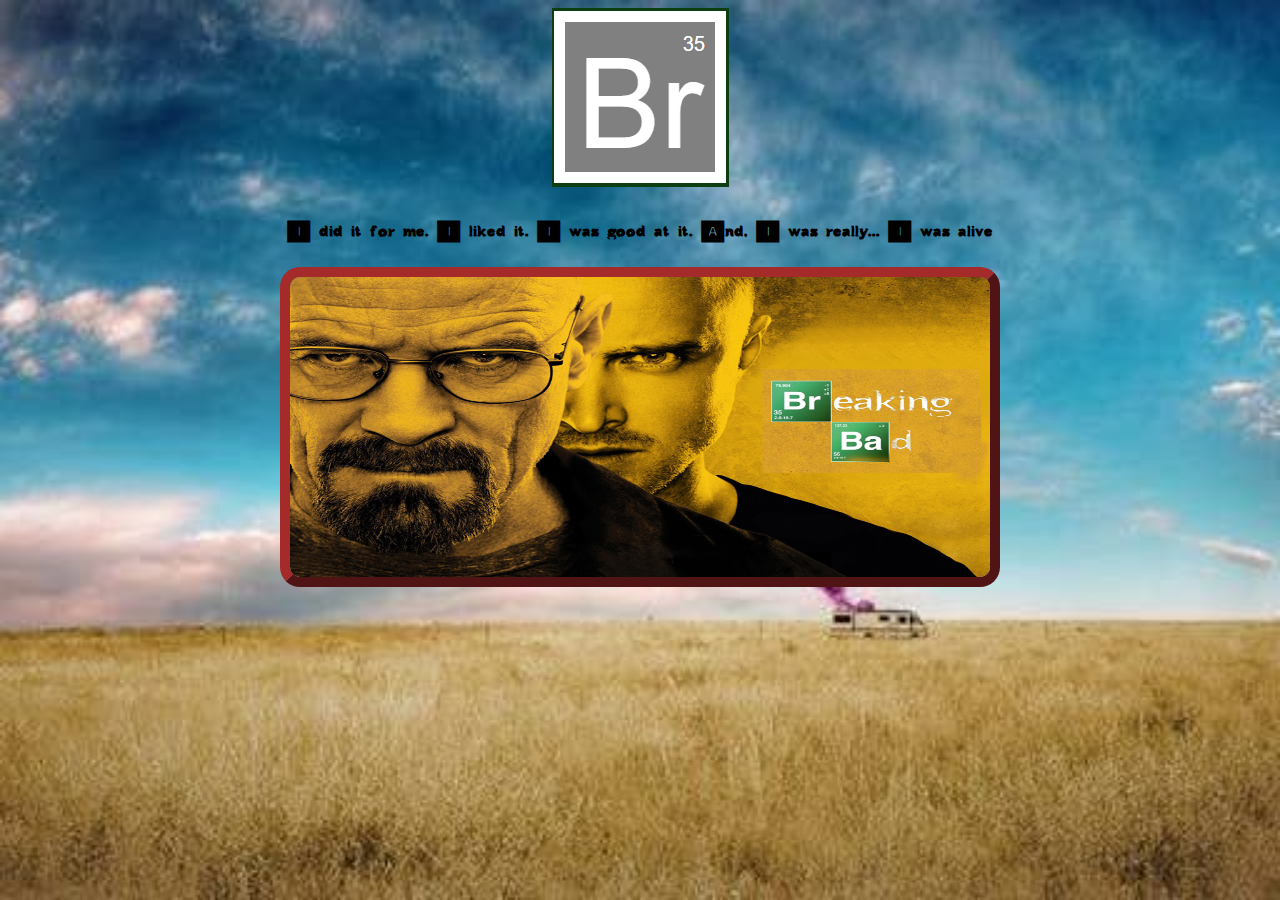
<file: Index.html>
<!DOCTYPE html>
<html lang="en">
    <head>
        <!-- Secccion con los metadatos de la web        -->
        <meta charset="UTF-8">
        <meta name="viewport" content="width=device-width, initial-scale=1.0">
        <link rel="shortcut icon" href="img/icon.png">
        <link rel="styleSheet" href="CSS/style.css">
        <title>Breaking Bad</title>
    </head>
    <body class="index">
        <section class="section">
            <img src="img/logo.PNG" >
           
        </section>

        <section class="section">
            <h1 id="texto-index">I did it for me. I liked it. I was good at it. And, I was really... I was alive</h1>
        </section>
        
        <section class="section">
            <img src="img/poster.jpg" id="poster" usemap="#mapaBreakingBad">
            <map name="mapaBreakingBad">
                <area shape="rect" coords="482,105,541,144" href="Formulario.html" alt="Ir a formulario">
                <area shape="rect" coords="541,144,626,205" href="Bad.html" alt="Ir a la tabla">
            </map>
        </section>

    </body>

</html>
</file>
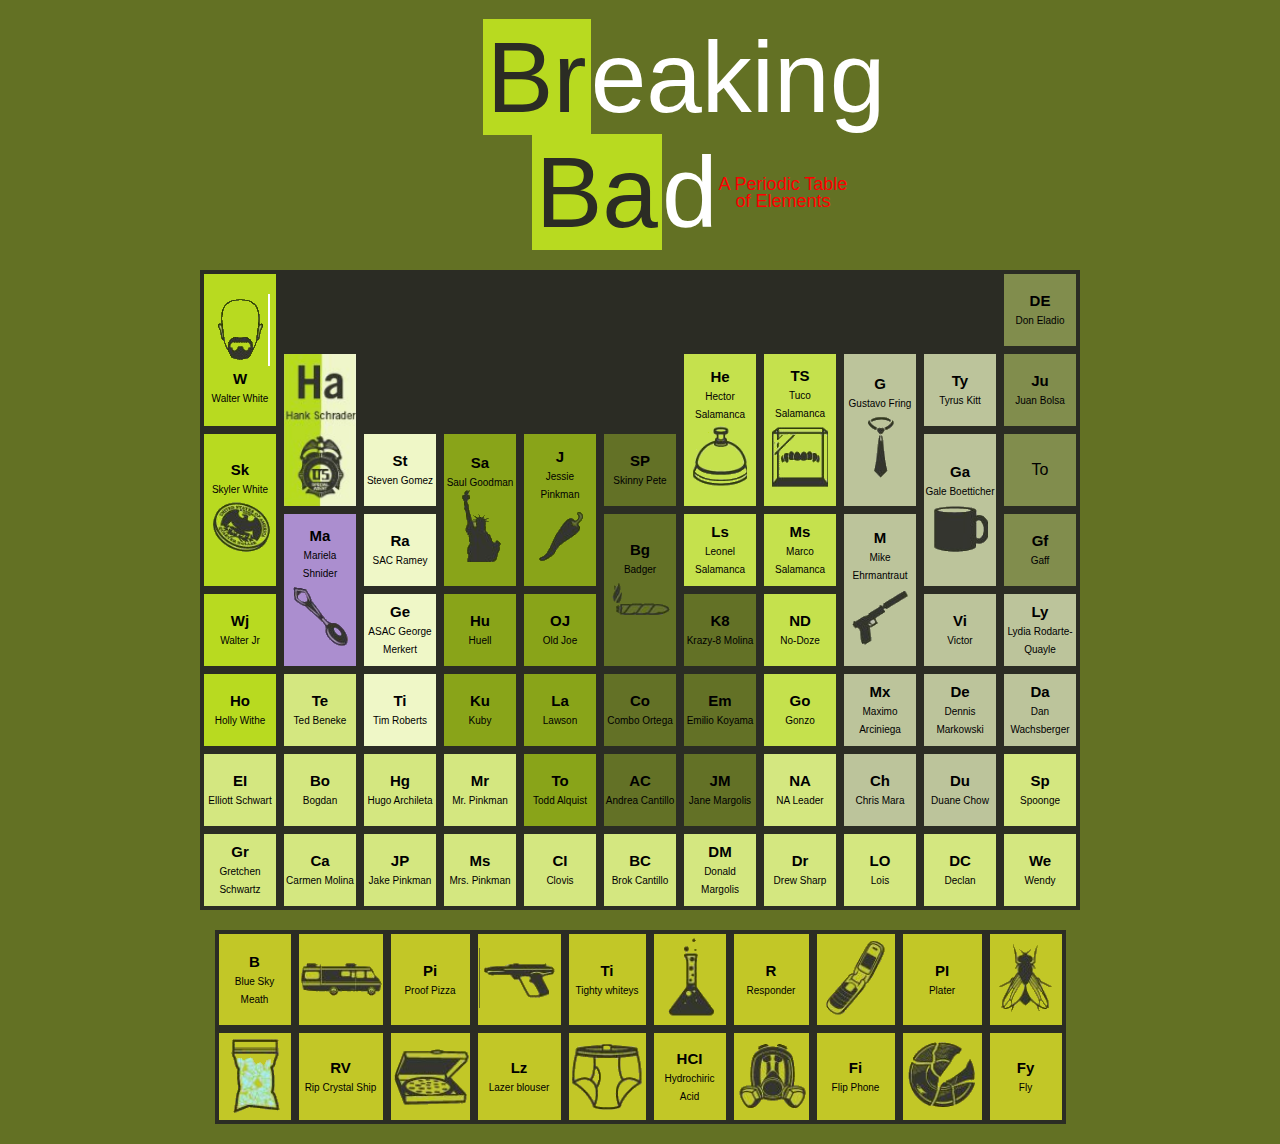
<file: Bad.html>
<!DOCTYPE html>
<html lang="en">
    <head>
        <!-- Secccion con los metadatos de la web
        
        -->
        <meta charset="UTF-8">
        <meta name="viewport" content="width=device-width, initial-scale=1.0">
        <link rel="shortcut icon" href="img/icon.png">
        <link rel="styleSheet" href="CSS/style.css">
        <title>Bad</title>

    </head>

    <body class="tabla-periodica">

        
        <!-- Título Principal -->
        <section class="title">
            <div class="breaking">
                <span class="highlight">Br</span>eaking
            </div>
        
            <div class="bad-container">
                <span class="bad">
                    <span class="highlight">Ba</span>d
                </span>
                <div class="subtitle-container">
                    <span class="subtitle">A Periodic Table</span>
                    <span class="subtitle">of Elements</span>
                </div>
            </div>
        </section>
        

            
        
        
     <!-- Seccion que contiene la tabla periodica grande -->   
    <section>
        <!--Crear una tabla de 8X11-->
        <table>
            <!--Crear fila 1 y 11 columnas-->
            <tr>
                 <td class="estilo01" rowspan="2" colspan="1">
                    <img  src="img/walterwhite.png" alt="walterwhite"><br>
                    <span class="texto1">W</span><br>
                    <span class="texto2">Walter White</span> 
                 </td>
                 <td colspan="9"></td>
                 <td class="estilo09">
                    <span class="texto1">DE</span><br>
                    <span class="texto2">Don Eladio</span>
                 </td>
            </tr>
             <!--Crear fila 2-->
            <tr>
             <!--Crear columnas 11-->
                <!--Esta celda muestra una imagen-->
                <td id="celda-imagen" rowspan="2" colspan="1"></td>
                <td colspan="4"></td>
                <td class="estilo07" rowspan="2" colspan="1">
                    <span class="texto1">He</span><br>
                    <span class="texto2">Hector Salamanca</span>
                    <img src="img/hectorsalamanca.png" alt="hectorsalamanca"><br>
                </td>
                <td class="estilo07" rowspan="2" colspan="1">
                    <span class="texto1">TS</span><br>
                    <span class="texto2">Tuco Salamanca</span>
                    <img  src="img/tucosalamanca.png" alt="tucosalamanca"><br>
                </td>
                <td class="estilo08" rowspan="2" colspan="1">
                    <span class="texto1">G</span><br>
                    <span class="texto2">Gustavo Fring</span>
                    <img src="img/gustavofrink.png" alt="gustavofrink"><br>
                </td>
                <td class="estilo08">
                    <span class="texto1">Ty</span><br>
                    <span class="texto2">Tyrus Kitt</span>
                </td>
                <td class="estilo09">
                    <span class="texto1">Ju</span><br>
                    <span class="texto2">Juan Bolsa</span>
                </td>
            </tr>
             <!--Crear fila 3-->
            <tr>
                   <!--Crear columnas 11-->
                   <td class="estilo01" rowspan="2" colspan="1">
                        <span class="texto1">Sk</span><br>
                        <span class="texto2">Skyler White</span>
                        <img src="img/skylerwhite.png" alt="skylerwhite"><br>
                   </td>
                   <td class="estilo04">
                        <span class="texto1">St</span><br>
                        <span class="texto2">Steven Gomez</span>
                   </td>
                   <td class="estilo05" rowspan="2" colspan="1">
                        <span class="texto1">Sa</span><br>
                        <span class="texto2">Saul Goodman</span>
                        <img src="img/saulgoodman.png" alt="saulgoodman"><br>
                   </td>
                    <td class="estilo05" rowspan="2" colspan="1">
                        <span class="texto1">J</span><br>
                        <span class="texto2">Jessie Pinkman</span>
                        <img src="img/jessiepinkman.png" alt="jessiepinkman"><br>
                   </td>
                   <td class="estilo06">
                        <span class="texto1">SP</span><br>
                        <span class="texto2">Skinny Pete</span>
                   </td>
                   <td class="estilo08" rowspan="2" colspan="1">
                        <span class="texto1">Ga</span><br>
                        <span class="texto2">Gale Boetticher</span>
                        <img src="img/gale.png" alt="gale"><br>
                   </td>
                   <td class="estilo09">To</td>

            </tr>
             <!--Crear fila 4-->
            <tr>
                  <!--Crear columnas 11-->
                  <td class="estilo03" rowspan="2" colspan="1">
                        <span class="texto1">Ma</span><br>
                        <span class="texto2">Mariela Shnider</span>
                        <img src="img/marieschrader.png" alt="marieschrader"><br>
                  </td>
                  <td class="estilo04">
                        <span class="texto1">Ra</span><br>
                        <span class="texto2">SAC Ramey</span>
                  </td>
                  <td class="estilo06"  rowspan="2" colspan="1">
                        <span class="texto1">Bg</span><br>
                        <span class="texto2">Badger</span>
                        <img src="img/badger.png" alt="badger"><br>
                  </td>
                  <td class="estilo07">
                        <span class="texto1">Ls</span><br>
                        <span class="texto2">Leonel Salamanca</span>
                  </td>
                  <td class="estilo07">
                        <span class="texto1">Ms</span><br>
                        <span class="texto2">Marco Salamanca</span>
                  </td>
                  <td class="estilo08" rowspan="2" colspan="1">
                        <span class="texto1">M</span><br>
                        <span class="texto2">Mike Ehrmantraut</span>
                        <img  src="img/mike.png" alt="mike"><br>
                  </td>
                  <td class="estilo09">
                    <span class="texto1">Gf</span><br>
                    <span class="texto2">Gaff</span>
                  </td>
            </tr>
             <!--Crear fila 5-->
            <tr>
                <!--Crear columnas 11-->
                <td class="estilo01">
                    <span class="texto1">Wj</span><br>
                    <span class="texto2">Walter Jr</span>
                </td>
                <td class="estilo04">
                    <span class="texto1">Ge</span><br>
                    <span class="texto2">ASAC George Merkert</span>
                </td>
                <td class="estilo05">
                    <span class="texto1">Hu</span><br>
                    <span class="texto2">Huell</span>
                </td>
                <td class="estilo05">
                    <span class="texto1">OJ</span><br>
                    <span class="texto2">Old Joe</span>
                </td>
                <td class="estilo06">
                    <span class="texto1">K8</span><br>
                    <span class="texto2">Krazy-8 Molina</span>
                </td>
                <td class="estilo07">
                    <span class="texto1">ND</span><br>
                    <span class="texto2">No-Doze</span>
                </td>
                <td class="estilo08">
                    <span class="texto1">Vi</span><br>
                    <span class="texto2">Victor</span>
                </td>
                <td class="estilo08">
                    <span class="texto1">Ly</span><br>
                    <span class="texto2">Lydia Rodarte-Quayle</span>
                </td>
            </tr>
             <!--Crear fila 6-->
            <tr>
                 <!--Crear columnas 11-->
                 <td class="estilo01">
                    <span class="texto1">Ho</span><br>
                    <span class="texto2">Holly Withe</span>
                 </td>
                 <td class="estilo02">
                    <span class="texto1">Te</span><br>
                    <span class="texto2">Ted Beneke</span>
                 </td>
                 <td class="estilo04">
                    <span class="texto1">Ti</span><br>
                    <span class="texto2">Tim Roberts</span>
                 </td>
                 <td class="estilo05">
                    <span class="texto1">Ku</span><br>
                    <span class="texto2">Kuby</span>
                 </td>
                 <td class="estilo05">
                    <span class="texto1">La</span><br>
                    <span class="texto2">Lawson</span>
                 </td>
                 <td class="estilo06">
                    <span class="texto1">Co</span><br>
                    <span class="texto2">Combo Ortega</span>
                 </td>
                 <td class="estilo06">
                    <span class="texto1">Em</span><br>
                    <span class="texto2">Emilio Koyama</span>
                 </td>
                 <td class="estilo07">
                    <span class="texto1">Go</span><br>
                    <span class="texto2">Gonzo</span>
                 </td>
                 <td class="estilo08">
                    <span class="texto1">Mx</span><br>
                    <span class="texto2">Maximo Arciniega</span>
                 </td>
                 <td class="estilo08">
                    <span class="texto1">De</span><br>
                    <span class="texto2">Dennis Markowski</span>
                 </td>
                 <td class="estilo08">
                    <span class="texto1">Da</span><br>
                    <span class="texto2">Dan Wachsberger</span>
                 </td>
            </tr>
             <!--Crear fila 7-->
            <tr>
                 <!--Crear columnas 11-->
                 <td class="estilo02">
                    <span class="texto1">EI</span><br>
                    <span class="texto2">Elliott Schwart</span>
                 </td>
                 <td class="estilo02">
                    <span class="texto1">Bo</span><br>
                    <span class="texto2">Bogdan</span>
                 </td>
                 <td class="estilo02">
                    <span class="texto1">Hg</span><br>
                    <span class="texto2">Hugo Archileta</span>
                 </td>
                 <td class="estilo02">
                    <span class="texto1">Mr</span><br>
                    <span class="texto2">Mr. Pinkman</span>
                 </td>
                 <td class="estilo05">
                    <span class="texto1">To</span><br>
                    <span class="texto2">Todd Alquist</span>
                 </td>
                 <td class="estilo06">
                    <span class="texto1">AC</span><br>
                    <span class="texto2">Andrea Cantillo</span>
                 </td>
                 <td class="estilo06">
                    <span class="texto1">JM</span><br>
                    <span class="texto2">Jane Margolis</span>
                 </td>
                 <td class="estilo02">
                    <span class="texto1">NA</span><br>
                    <span class="texto2">NA Leader</span>
                 </td>
                 <td class="estilo08">
                    <span class="texto1">Ch</span><br>
                    <span class="texto2">Chris Mara</span>
                 </td>
                 <td class="estilo08">
                    <span class="texto1">Du</span><br>
                    <span class="texto2">Duane Chow</span>
                 </td>
                 <td class="estilo02">
                    <span class="texto1">Sp</span><br>
                    <span class="texto2">Spoonge</span>
                 </td>
            </tr>
             <!--Crear fila 8-->
            <tr>
                <!--Crear columnas 11-->
                <td class="estilo02">
                    <span class="texto1">Gr</span><br>
                    <span class="texto2">Gretchen Schwartz</span>
                </td>
                <td class="estilo02">
                    <span class="texto1">Ca</span><br>
                    <span class="texto2">Carmen Molina</span>
                </td>
                <td class="estilo02">
                    <span class="texto1">JP</span><br>
                    <span class="texto2">Jake Pinkman</span>
                </td>
                <td class="estilo02">
                    <span class="texto1">Ms</span><br>
                    <span class="texto2">Mrs. Pinkman</span>
                </td>
                <td class="estilo02">
                    <span class="texto1">CI</span><br>
                    <span class="texto2">Clovis</span>
                </td>
                <td class="estilo02">
                    <span class="texto1">BC</span><br>
                    <span class="texto2">Brok Cantillo</span>
                </td>
                <td class="estilo02">
                    <span class="texto1">DM</span><br>
                    <span class="texto2">Donald Margolis</span>
                </td>
                <td class="estilo02">
                    <span class="texto1">Dr</span><br>
                    <span class="texto2">Drew Sharp</span>
                </td>
                <td class="estilo02">
                    <span class="texto1">LO</span><br>
                    <span class="texto2">Lois</span>
                </td>
                <td class="estilo02">
                    <span class="texto1">DC</span><br>
                    <span class="texto2">Declan</span>
                </td>
                <td class="estilo02">
                    <span class="texto1">We</span><br>
                    <span class="texto2">Wendy</span>
                </td>
            </tr>
        </table>

    </section>
        
    <!--TABLA N2. Crear una tabla de 2X10-->   
    <section>
        <table>
            <tr>
                <td class="estilo10">
                    <span class="texto1">B</span><br>
                    <span class="texto2">Blue Sky Meath</span>
                </td>
                <td class="estilo10">
                    <img src="img/bus.png" alt="bus"><br>
                </td>
                <td class="estilo10">
                    <span class="texto1">Pi</span><br>
                    <span class="texto2">Proof Pizza</span>
                </td>
                <td class="estilo10">
                    <img src="img/pistola.png" alt="pistola"><br>
                </td>
                <td class="estilo10">
                    <span class="texto1">Ti</span><br>
                    <span class="texto2">Tighty whiteys</span>
                </td>
                <td class="estilo10">
                    <img src="img/pocima.png" alt="pocima"><br>
                </td>
                <td class="estilo10">
                    <span class="texto1">R</span><br>
                    <span class="texto2">Responder</span>
                </td>
                <td class="estilo10">
                    <img src="img/movil.png" alt="movil"><br>
                </td>
                <td class="estilo10">
                    <span class="texto1">PI</span><br>
                    <span class="texto2">Plater</span>
                </td>
                <td class="estilo10">
                    <img src="img/mosca.png" alt="mosca"><br>
                </td>
            </tr>
            <tr>
                <td class="estilo10">
                    <img src="img/cristal.png" alt="cristal"><br>
                </td>
                <td class="estilo10">
                    <span class="texto1">RV</span><br>
                    <span class="texto2">Rip Crystal Ship</span>
                </td>
                <td class="estilo10">
                    <img src="img/pizza.png" alt="pizza"><br>
                </td>
                <td class="estilo10">
                    <span class="texto1">Lz</span><br>
                    <span class="texto2">Lazer blouser</span>
                </td>
                <td class="estilo10">
                    <img src="img/calzoncillos.png" alt="calzoncillos"><br>
                </td>
                <td class="estilo10">
                    <span class="texto1">HCI</span><br>
                    <span class="texto2">Hydrochiric Acid</span>
                </td>
                <td class="estilo10">
                    <img src="img/mascara.png" alt="mascara"><br>
                </td>
                <td class="estilo10">
                    <span class="texto1">Fi</span><br>
                    <span class="texto2">Flip Phone</span>
                </td>
                <td class="estilo10">
                    <img src="img/plato.png" alt="plato"><br>
                </td>
                <td class="estilo10">
                    <span class="texto1">Fy</span><br>
                    <span class="texto2">Fly</span>
                </td>  
            </tr>
        </table>

    </section>
        
    </body>

</html>
</file>
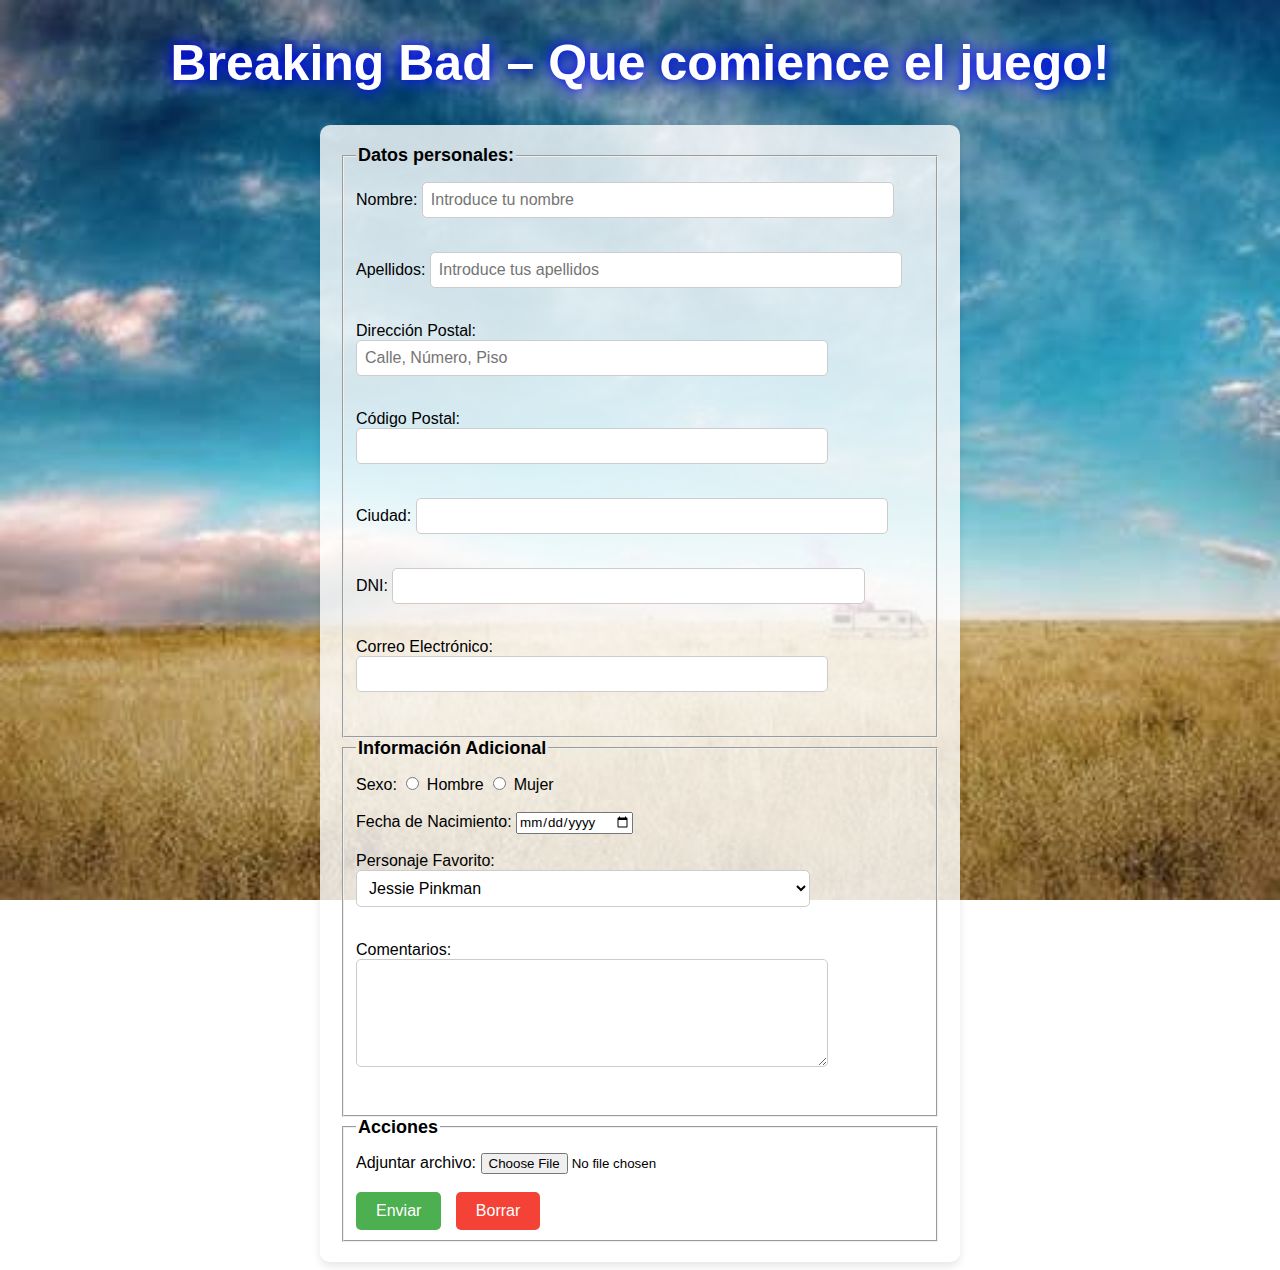
<file: Formulario.html>
<!DOCTYPE html>
<html lang="en">
    <head>
        <!-- Secccion con los metadatos de la web
        
        -->
        <meta charset="UTF-8">
        <meta name="viewport" content="width=device-width, initial-scale=1.0">
        <link rel="shortcut icon" href="img/icon.png">
        <link rel="styleSheet" href="CSS/style.css">
        <title>Breaking Bad</title>

    </head>
    <body class="index">
        <h1 id="h1">Breaking Bad – Que comience el juego!</h1>
        <form action="mailto:raul.rodriguez@proeducaglobal.com" method="post" enctype="multipart/form-data">

             <fieldset>
                <legend>Datos personales:</legend>
                
                <label for="nombre">Nombre:</label>
                <!--Anadiendo required se valida el campo, y si no esta relleno NO enviara el formulario-->
                <input type="text" id="nombre" name="nombre" placeholder="Introduce tu nombre" required><br><br>
            
                <label for="apellidos">Apellidos:</label>
                <input type="text" id="apellidos" name="apellidos"  placeholder="Introduce tus apellidos" required><br><br>
                
                <label for="direccion">Dirección Postal:</label>
                <input type="text" id="direccion" name="direccion" placeholder="Calle, Número, Piso"><br><br>
                
                <label for="cp">Código Postal:</label>
                <input type="text" id="cp" name="cp"><br><br>
            
                <label for="ciudad">Ciudad:</label>
                <input type="text" id="ciudad" name="ciudad"><br><br>
            
                <label for="dni">DNI:</label>
                <input type="text" id="dni" name="dni"><br><br>
                
                <label for="email">Correo Electrónico:</label>
                <input type="text" id="email" name="email" required><br><br>
        </fieldset>
        
        <fieldset>
            <legend>Información Adicional</legend>

            <label>Sexo:</label>
            <input type="radio" id="hombre" name="sexo" value="hombre"> <label for="hombre">Hombre</label>
            <input type="radio" id="mujer" name="sexo" value="mujer"> <label for="mujer">Mujer</label><br><br>
            
            <label for="fecha">Fecha de Nacimiento:</label>
            <input type="date" id="fecha" name="fecha"><br><br>
            
            <label for="personaje">Personaje Favorito:</label>
            <select id="personaje" name="personaje">
                <option value="jessie">Jessie Pinkman</option>
                <option value="walter">Walter White</option>
                <option value="saul">Saul Goodman</option>
                <option value="gus">Gustavo Fring</option>
                <option value="pollos">Pollos Hermanos</option>
                <option value="otros">Otros personajes</option>
            </select><br><br>
            
            <label for="comentarios">Comentarios:</label><br>
            <textarea id="comentarios" name="comentarios" rows="5" cols="50"></textarea><br><br>
        </fieldset>
        
        <fieldset>
            <legend>Acciones</legend>
            <label for="archivo">Adjuntar archivo:</label>
            <input type="file" id="archivo" name="archivo"><br><br>
            
            <button type="submit">Enviar</button>
            <button type="reset">Borrar</button>
        </fieldset>

        </form>

    </body>

</html>
</file>
<file: CSS/style.css>
/* -------------- ESTILOS PAGINA INDEX ------------------------------------------------------*/

/* Traer la fuente del cliente */

@font-face{
    font-family: 'fuenteBrBad';
    src: url('../fonts/BreakingBad.ttf') format('truetype');
    font-weight: normal;
    font-size: normal;

}
:root{
    padding: 0;
    margin: 0;
    box-sizing: border-box;
    --fuenteBr: 'fuenteBrBad';
}
#texto-index {
    font-family: var(--fuenteBr);
    text-align: center;
}

/* Defino el tipo de letra para toda la pagina*/
* {
    font-family: Helvetica;
    
}

/* Fondo de la página */
body.index {
    background-image: url("../img/fondo.jpg"); /* Ruta de la imagen */
    background-position: center center; /* Posicion centrada */
    background-repeat: no-repeat; /* No repetir la imagen */
    background-size: cover; /* Cubrir toda la pantalla */
    background-attachment: fixed; /* Fijar el fondo */
}

/* Estilos para las secciones */
.section {
    display: flex;
    justify-content: center;
    align-items: center;
    text-align: center;
}

/* Imagen que redirige a otras páginas */
#poster {
    width: 700px;
    height: 300px;
    border-radius: 20px;
    border: 10px outset brown;
}


/* ESTILO PAGINA FORMULARIO*/
/* Titulo*/
#h1 {
    text-align: center; /* Centra el texto horizontalmente */
    display: flex; 
    justify-content: center; /* Centra el contenido en el eje X */
    align-items: center; /* Centra el contenido en el eje Y */
    font-size: 50px; /* Tamaño del texto */
    color: white; /* Color del texto */
    text-shadow: 0 0 10px rgba(0, 0, 255, 0.8),  /* Azul fuerte */
                 0 0 20px rgba(0, 0, 255, 0.6),
                 0 0 30px rgba(0, 0, 255, 0.4);
}

/* Estilo general del formulario */
form {
    padding: 20px;
    background-color: rgba(255, 255, 255, 0.8);    /* Blanco con transparencia */
    border-radius: 10px;                             /* Bordes redondeados */
    box-shadow: 0 4px 8px rgba(0, 0, 0, 0.1);      /* Sombra sutil */
    margin: 0 auto;
    width: 100%;                                     /* Asegura que el formulario sea flexible */
    max-width: 600px;                                /* Máximo ancho de 600px */
    min-height: 300px;                               /* Altura mínima */
    height: auto;                                    /* Altura automática */
    overflow: hidden;                                /* Asegura que no se desborde contenido */
}


/* Estilo para el legend dentro del fieldset */
fieldset legend {
    text-align: left;       /* Alinea el texto a la izquierda */
    font-weight: bold;      /* Hace el texto en negrita */
    font-size: 18px;        /* Tamaño de la fuente */
    margin-bottom: 10px;    /* Espacio debajo del título */
}

/* Estilo para los campos de texto y dropdown */
input[type="text"], 
select, 
textarea {
    padding: 8px;
    font-size: 16px;
    border-radius: 5px;
    border: 1px solid #ccc;
    background-color: #fff;
    width: 80%;                 /* Hacer que los campos ocupen el 80% del ancho */
    margin-bottom: 16px;
}

/* Efecto al pasar el ratón por los campos de entrada */
input[type="text"]:focus, 
select:focus, 
textarea:focus {
    border-color: #66cc66;       /* Cambio de color cuando el campo está en foco */
    outline: none;                 /* Elimina el contorno predeterminado */
}

/* Estilo para los botones */
button {
    padding: 10px 20px;
    font-size: 16px;
    border-radius: 5px;
    border: none;
    background-color: #4CAF50;   
    color: white;
    cursor: pointer;
    margin-right: 10px;
}

/* Efecto al pasar el ratón sobre los botones = color mas oscuro */
button:hover {
    background-color: #45a049;   
}

/* Estilo para el botón de reset color rojo */
button[type="reset"] {
    background-color: #f44336;   
}

/* Efecto al pasar el ratón sobre el botón de reset = color mas oscuro*/
button[type="reset"]:hover {
    background-color: #e53935;   
}


/* -------------- ESTILO PARA LA PAGINA TABLA PERIODICA ------------------------------------------------------*/


/* ----------  Defino las caracteristicas del cuerpo de la pagina de la tabla periodica*/

body.tabla-periodica {
    display: flex;
    flex-direction: column; /* Asegura que los elementos se coloquen en columna */
    justify-content: center; /* Centra verticalmente */
    align-items: center; /* Centra horizontalmente */
    text-align: center; /* Centra el texto */
    background-color: #637124;
    min-height: 100vh; /* Hace que el cuerpo ocupe toda la altura de la pantalla */
    margin: 0; /* Elimina márgenes por defecto */
    padding: 0; /* Elimina el padding */
}

/*----------  Estilos generales del título */
/* Contenedor del título principal */
.title {
    color: white;
    font-size: 40px;
    display: flex;
    flex-direction: column; /* "Breaking" arriba y "Bad" abajo */
    align-items: flex-start; /* Alinea los elementos a la izquierda */
    padding-top: 20px; /* Espacio arriba */
}

/* Ajustamos "Breaking" para que quede más a la derecha */
.breaking {
    position: relative;
    left: 50px; /* Ajusta este valor según lo necesites */
    display: inline-block;
}

/* Contenedor de "Bad" y el subtítulo */
.bad-container {
    display: flex;
    align-items: center; /* Alinea "Bad" y el subtítulo */
}

/* Ajustamos "Bad" para alinearlo con la "e" de "Breaking" */
.bad {
    position: relative;
    left: 99px; /* Ajusta este valor para que "Bad" esté justo debajo de la "e" */
}

/* Letras resaltadas (Br y Ba) */
.highlight {
    background-color: #b8da20;
    padding: 2px 4px;
    border-radius: 0px;
    color: #2B2C24;
}

/* Contenedor del subtítulo */
.subtitle-container {
    display: flex;
    flex-direction: column;
    text-align: center; /* Centra el texto */
    margin-left: 100px; /* Espacio entre "Bad" y el subtítulo */
}

/* Estilos del subtítulo */
.subtitle {
    color: red;
    font-size: 20px;
    line-height: 0.9;
}

/* ---------- Estilo del cuerpo de la página (tabla periódica) */
body.tabla-periodica {
    display: flex;
    flex-direction: column; /* Coloca los elementos en columna */
    justify-content: center; /* Centra verticalmente */
    align-items: center; /* Centra horizontalmente */
    text-align: center; /* Centra el texto */
    background-color: #637124;
    min-height: 100vh; /* Hace que el cuerpo ocupe toda la altura de la pantalla */
    margin: 0; /* Elimina los márgenes por defecto del body */
    padding: 0; /* Elimina el padding */
}

/* ---------- Estilos generales del título */
.title {
    color: white;
    font-size: 100px;
    display: flex;
    flex-direction: column;
    align-items: flex-start; /* Alinea los elementos a la izquierda */
    padding-top: 20px; /* Espacio arriba */
    margin-bottom: 20px;
}

/* Ajustamos "Breaking" para que quede más a la derecha */
.breaking {
    position: relative;
    left: 50px; /* Ajusta este valor según lo necesites */
    display: inline-block;
}

/* Contenedor de "Bad" y el subtítulo */
.bad-container {
    display: flex;
    align-items: center; /* Alinea "Bad" y el subtítulo */
}

/* Ajustamos "Bad" para alinearlo con la "e" de "Breaking" */
.bad {
    position: relative;
    left: 99px; /* Ajusta este valor para que "Bad" esté justo debajo de la "e" */
}

/* Letras resaltadas (Br y Ba) */
.highlight {
    background-color: #b8da20;
    padding: 2px 4px;
    border-radius: 0px;
    color: #2B2C24;
}

/* Contenedor del subtítulo */
.subtitle-container {
    display: flex;
    flex-direction: column;
    text-align: center; /* Centra el texto */
    margin-left: 100px; /* Espacio entre "Bad" y el subtítulo */
}

/* Estilos del subtítulo */
.subtitle {
    color: red;
    font-size: 18px;
    line-height: 0.9;
}


/* ---------- Estilos para la tabla de la tabla periódica */

/* Estilo general de la tabla */
table {
    margin-bottom: 20px; /* Agrega espacio debajo de cada tabla */
    border-spacing: 0; /* Elimina el espacio entre las celdas */
    background-color: #2B2C24;
}

/* Características de las celdas */
td {
    width: 70px;
    height: 70px;
    text-align: center;
    vertical-align: middle;
    border: 4px solid #2B2C24; 
}

/* Hacer invisibles las celdas vacías */
td:empty {
    background-color: transparent;
}

/* Colores para las distintas celdas */
td.estilo01 { background-color:  #b8da20; }
td.estilo02 { background-color:  #d4e780; }
td.estilo03 { background-color:  #ab8ecf; }
td.estilo04 { background-color:  #eff7c7; }
td.estilo05 { background-color:  #89a419; }
td.estilo06 { background-color:  #637126; }
td.estilo07 { background-color:  #c5e14d; }
td.estilo08 { background-color:  #bcc49b; }
td.estilo09 { background-color:  #818d4d; }
td.estilo10 { background-color:  #c2c727; }

/* Estilos para los textos dentro de las celdas */
.texto1 {
    font-size: 15px;
    font-weight: bold;
}

.texto2 {
    font-size: 10px;
}

/* Aplicar a la celda que contiene la imagen */
#celda-imagen {
    width: 30px; /* Tamaño de la celda */
    height: 30px; /* Tamaño de la celda */
    background-image: url('../img/hankschrader.png'); /* Ruta de la imagen */
    background-size: cover; /* Hace que la imagen cubra toda la celda */
    background-position: center; /* Centra la imagen */
    background-repeat: no-repeat; /* Evita que la imagen se repita */
}
</file>
